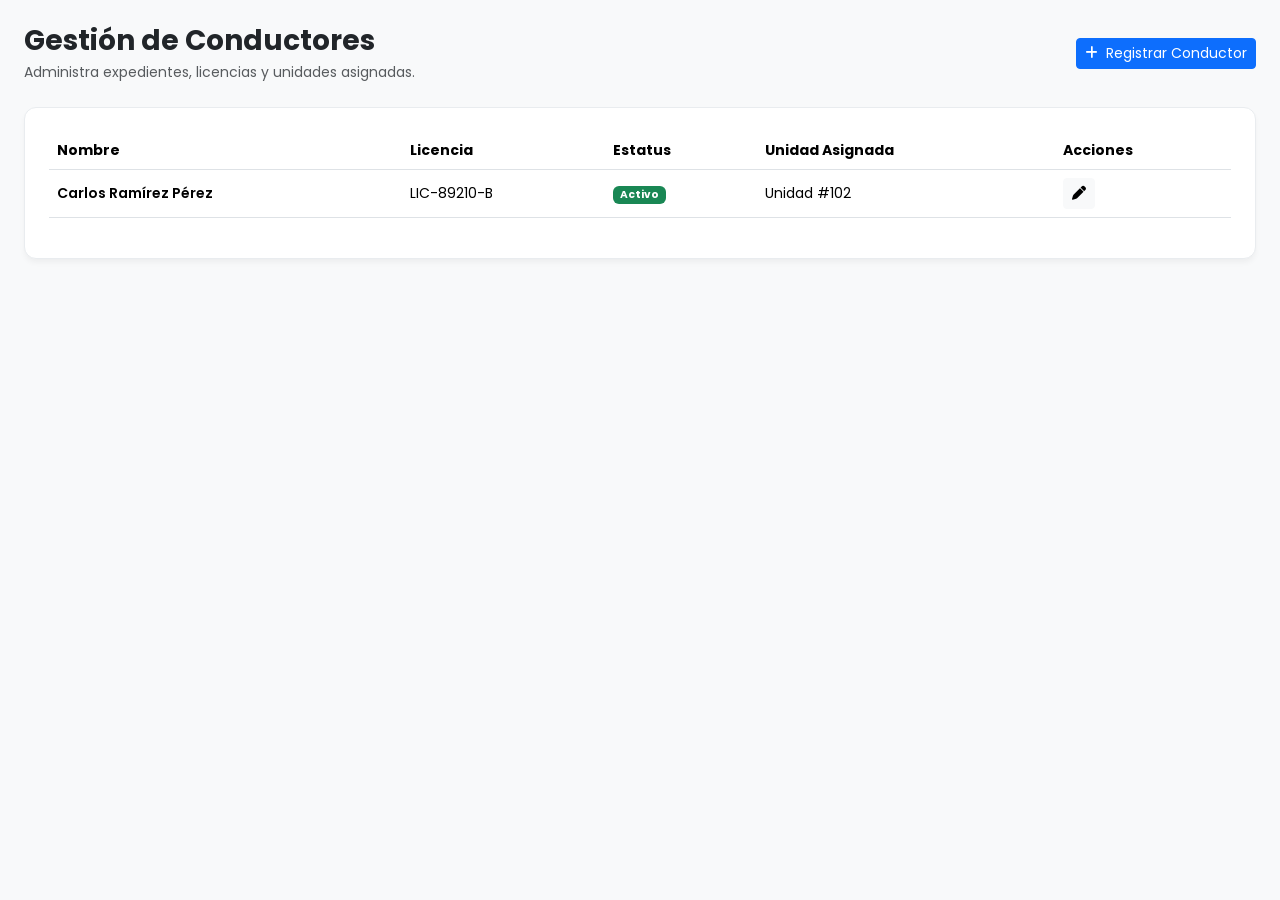
<file: conductores.html>
<!DOCTYPE html>
<html lang="es">
<head>
    <meta charset="UTF-8">
    <meta name="viewport" content="width=device-width, initial-scale=1.0">
    <link href="https://cdn.jsdelivr.net/npm/bootstrap@5.3.3/dist/css/bootstrap.min.css" rel="stylesheet">
    <link rel="stylesheet" href="https://cdnjs.cloudflare.com/ajax/libs/font-awesome/6.5.1/css/all.min.css">
    <link href="https://fonts.googleapis.com/css2?family=Poppins:wght@300;400;600;700&display=swap" rel="stylesheet">
    <link rel="stylesheet" href="css/styles.css">
    
</head>
<body class="bg-light p-4">

    <div class="d-flex justify-content-between align-items-center mb-4">
        <div>
            <h1 class="h3 fw-bold mb-1">Gestión de Conductores</h1>
            <p class="text-muted small mb-0">Administra expedientes, licencias y unidades asignadas.</p>
        </div>
        <button class="btn btn-primary btn-sm"><i class="fa-solid fa-plus me-1"></i> Registrar Conductor</button>
    </div>

    <div class="surface-card p-4">
        <div class="table-responsive">
            <table class="table align-middle">
                <thead>
                    <tr class="text-muted small">
                        <th>Nombre</th>
                        <th>Licencia</th>
                        <th>Estatus</th>
                        <th>Unidad Asignada</th>
                        <th>Acciones</th>
                    </tr>
                </thead>
                <tbody class="small">
                    <tr>
                        <td class="fw-semibold">Carlos Ramírez Pérez</td>
                        <td>LIC-89210-B</td>
                        <td><span class="badge bg-success">Activo</span></td>
                        <td>Unidad #102</td>
                        <td><button class="btn btn-light btn-sm"><i class="fa-solid fa-pen"></i></button></td>
                    </tr>
                </tbody>
            </table>
        </div>
    </div>

</body>
</html>
</file>
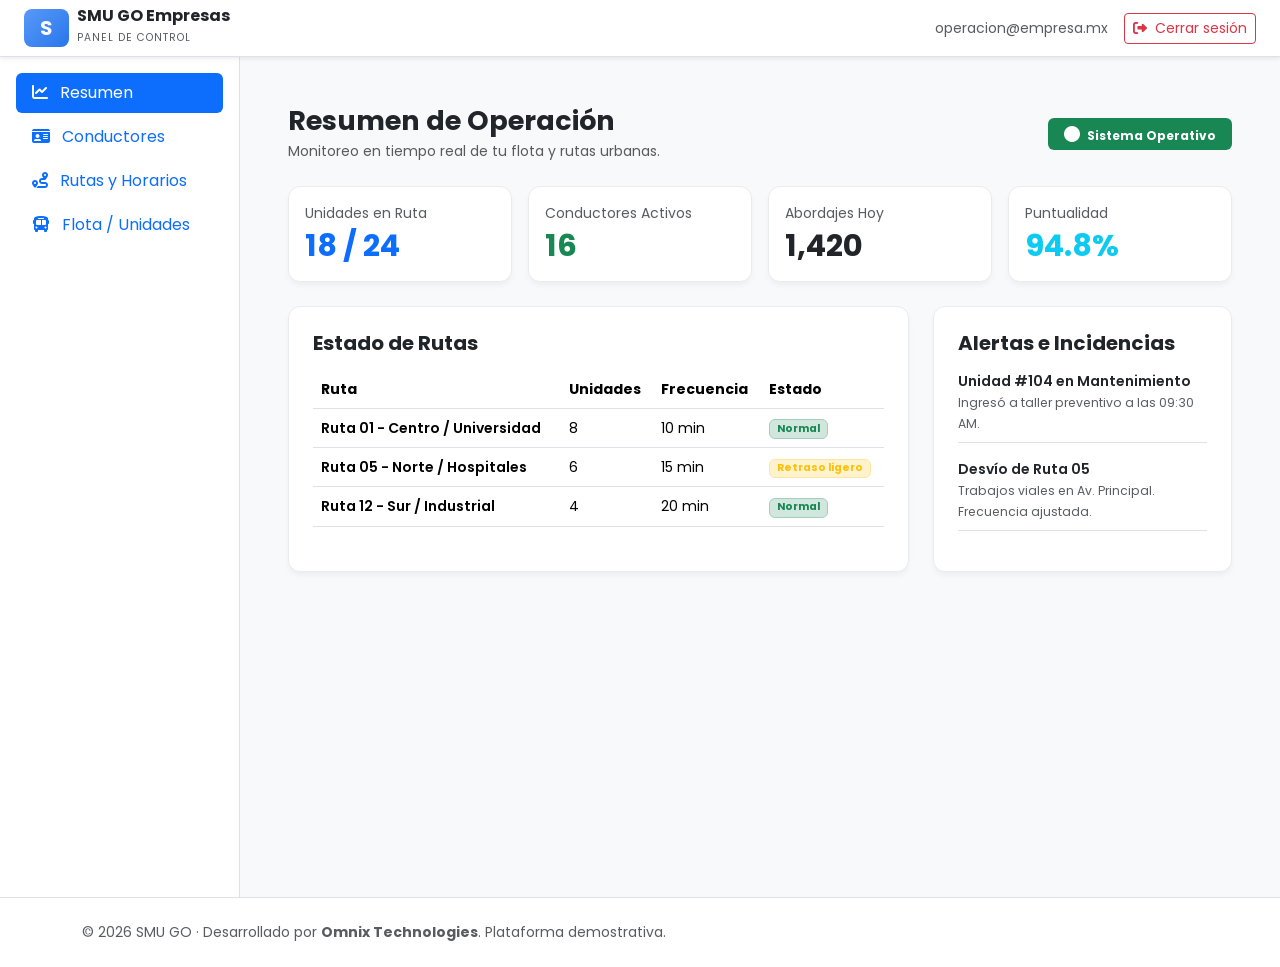
<file: dashboard.html>
<!DOCTYPE html>
<html lang="es">
<head>
    <meta charset="UTF-8">
    <meta name="viewport" content="width=device-width, initial-scale=1.0">
    <title>Dashboard Operativo — SMU GO Empresas</title>
    
    <!-- Bootstrap 5 CSS -->
    <link href="https://cdn.jsdelivr.net/npm/bootstrap@5.3.3/dist/css/bootstrap.min.css" rel="stylesheet">
    <!-- FontAwesome Iconos -->
    <link rel="stylesheet" href="https://cdnjs.cloudflare.com/ajax/libs/font-awesome/6.5.1/css/all.min.css">
    <!-- Google Fonts -->
    <link href="https://fonts.googleapis.com/css2?family=Poppins:wght@300;400;600;700&display=swap" rel="stylesheet">
    <!-- Estilos personalizados -->
    <link rel="stylesheet" href="css/styles.css">
</head>
<body class="bg-light">

    <!-- CABECERA DEL DASHBOARD -->
    <header class="sticky-top bg-white border-bottom shadow-sm py-2">
        <div class="container-fluid px-4 d-flex justify-content-between align-items-center">
            <a class="navbar-brand d-flex align-items-center gap-2 text-decoration-none" href="dashboard.html">
                <span class="gradient-brand text-white fw-bold rounded-3 px-3 py-1 fs-5">S</span>
                <div>
                    <span class="fw-bold d-block lh-1 text-dark">SMU GO Empresas</span>
                    <small class="text-muted text-uppercase brand-subtitle">Panel de Control</small>
                </div>
            </a>
            
            <div class="d-flex align-items-center gap-3">
                <span class="small text-muted d-none d-md-inline" id="userEmailDisplay">operacion@empresa.mx</span>
                <a href="index.html" class="btn btn-outline-danger btn-sm" id="btnCerrarSesion">
                    <i class="fa-solid fa-right-from-bracket me-1"></i> Cerrar sesión
                </a>
            </div>
        </div>
    </header>

    <!-- LAYOUT CON SIDEBAR E IFRAME CONTENEDOR (CORREGIDO) -->
<div class="admin-layout flex-grow-1 d-flex overflow-hidden" style="min-height: calc(100vh - 60px);">
    
    <!-- SIDEBAR DE NAVEGACIÓN -->
    <aside class="sidebar p-3 flex-shrink-0 bg-white border-end" style="width: 240px;">
        <ul class="nav nav-pills flex-column gap-1" id="sidebarMenu">
            <li class="nav-item">
                <a href="resumen.html" target="adminFrame" class="nav-link active">
                    <i class="fa-solid fa-chart-line me-2"></i> Resumen
                </a>
            </li>
            <li class="nav-item">
                <!-- Se remueve 'active' para que solo haya una pestaña seleccionada -->
                <a href="conductores.html" target="adminFrame" class="nav-link">
                    <i class="fa-solid fa-id-card me-2"></i> Conductores
                </a>
            </li>
            <li class="nav-item">
                <a href="rutas.html" target="adminFrame" class="nav-link">
                    <i class="fa-solid fa-route me-2"></i> Rutas y Horarios
                </a>
            </li>
            <li class="nav-item">
                <a href="unidades.html" target="adminFrame" class="nav-link">
                    <i class="fa-solid fa-bus me-2"></i> Flota / Unidades
                </a>
            </li>
        </ul>
    </aside>

    <!-- MARCO CONTENEDOR (PANTALLA COMPLETA) -->
    <main class="flex-grow-1 bg-light d-flex flex-column" style="height: 100%;">
        <iframe name="adminFrame" src="resumen.html" class="w-100 flex-grow-1 border-0" style="min-height: 100%; display: block;"></iframe>
    </main>
</div>

    <!-- PIE DE PÁGINA (FOOTER) -->
    <footer class="border-top bg-white py-4">
        <div class="container d-flex flex-column flex-md-row justify-content-between align-items-center gap-3 text-muted small">
            <p class="mb-0">© 2026 SMU GO · Desarrollado por <strong>Omnix Technologies</strong>. Plataforma demostrativa.</p>
        </div>
    </footer>    
    <script src="https://cdn.jsdelivr.net/npm/bootstrap@5.3.3/dist/js/bootstrap.bundle.min.js"></script>
    <script src="js/main.js"></script>
</body>
</html>
</file>
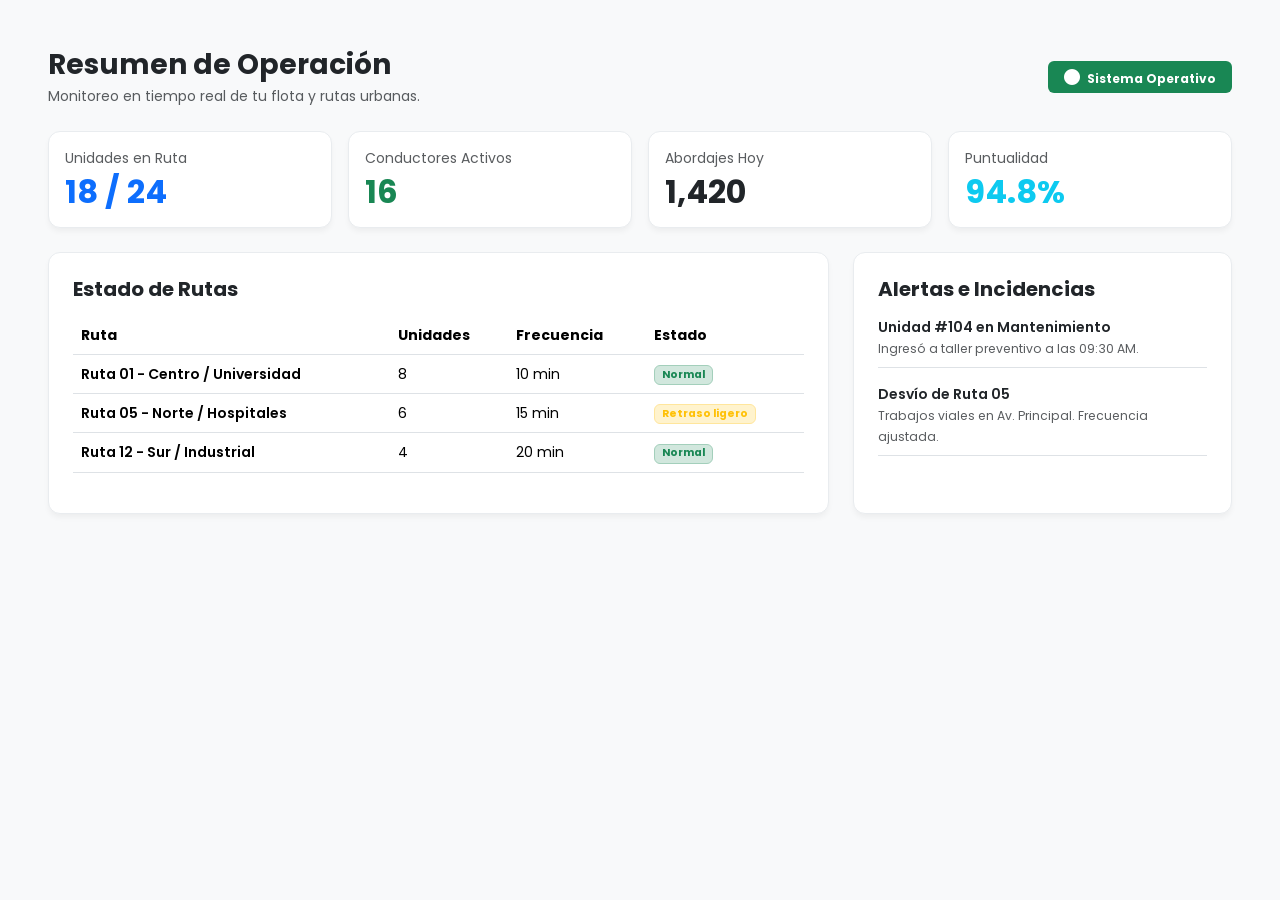
<file: resumen.html>
<!DOCTYPE html>
<html lang="es">
<head>
    <meta charset="UTF-8">
    <meta name="viewport" content="width=device-width, initial-scale=1.0">
    <link href="https://cdn.jsdelivr.net/npm/bootstrap@5.3.3/dist/css/bootstrap.min.css" rel="stylesheet">
    <link rel="stylesheet" href="https://cdnjs.cloudflare.com/ajax/libs/font-awesome/6.5.1/css/all.min.css">
    <link href="https://fonts.googleapis.com/css2?family=Poppins:wght@300;400;600;700&display=swap" rel="stylesheet">
    <link rel="stylesheet" href="css/styles.css">
</head>
<body class="bg-light p-4">    
    <!-- CONTENIDO DEL DASHBOARD -->
    <main class="container-fluid px-4 py-4">
        <div class="d-flex justify-content-between align-items-center mb-4">
            <div>
                <h1 class="h3 fw-bold mb-1">Resumen de Operación</h1>
                <p class="text-muted small mb-0">Monitoreo en tiempo real de tu flota y rutas urbanas.</p>
            </div>
            <span class="badge bg-success px-3 py-2"><i class="fa-solid fa-circle text-white me-1 fs-6"></i> Sistema Operativo</span>
        </div>

        <!-- TARJETAS DE MÉTRICAS CLAVE -->
        <div class="row g-3 mb-4">
            <div class="col-md-3">
                <div class="surface-card p-3">
                    <p class="text-muted small mb-1">Unidades en Ruta</p>
                    <h2 class="fw-bold text-primary mb-0">18 / 24</h2>
                </div>
            </div>
            <div class="col-md-3">
                <div class="surface-card p-3">
                    <p class="text-muted small mb-1">Conductores Activos</p>
                    <h2 class="fw-bold text-success mb-0">16</h2>
                </div>
            </div>
            <div class="col-md-3">
                <div class="surface-card p-3">
                    <p class="text-muted small mb-1">Abordajes Hoy</p>
                    <h2 class="fw-bold text-dark mb-0">1,420</h2>
                </div>
            </div>
            <div class="col-md-3">
                <div class="surface-card p-3">
                    <p class="text-muted small mb-1">Puntualidad</p>
                    <h2 class="fw-bold text-info mb-0">94.8%</h2>
                </div>
            </div>
        </div>

        <!-- SECCIÓN DE DETALLES -->
        <div class="row g-4">
            <div class="col-lg-8">
                <div class="surface-card p-4 h-100">
                    <h3 class="h5 fw-bold mb-3">Estado de Rutas</h3>
                    <div class="table-responsive">
                        <table class="table align-middle">
                            <thead>
                                <tr class="text-muted small">
                                    <th>Ruta</th>
                                    <th>Unidades</th>
                                    <th>Frecuencia</th>
                                    <th>Estado</th>
                                </tr>
                            </thead>
                            <tbody class="small">
                                <tr>
                                    <td class="fw-semibold">Ruta 01 - Centro / Universidad</td>
                                    <td>8</td>
                                    <td>10 min</td>
                                    <td><span class="badge bg-success-subtle text-success border border-success-subtle">Normal</span></td>
                                </tr>
                                <tr>
                                    <td class="fw-semibold">Ruta 05 - Norte / Hospitales</td>
                                    <td>6</td>
                                    <td>15 min</td>
                                    <td><span class="badge bg-warning-subtle text-warning border border-warning-subtle">Retraso ligero</span></td>
                                </tr>
                                <tr>
                                    <td class="fw-semibold">Ruta 12 - Sur / Industrial</td>
                                    <td>4</td>
                                    <td>20 min</td>
                                    <td><span class="badge bg-success-subtle text-success border border-success-subtle">Normal</span></td>
                                </tr>
                            </tbody>
                        </table>
                    </div>
                </div>
            </div>

            <div class="col-lg-4">
                <div class="surface-card p-4 h-100">
                    <h3 class="h5 fw-bold mb-3">Alertas e Incidencias</h3>
                    <ul class="list-unstyled space-y-3 small text-muted mb-0">
                        <li class="mb-3 pb-2 border-bottom">
                            <span class="fw-semibold text-dark d-block">Unidad #104 en Mantenimiento</span>
                            <small class="text-muted">Ingresó a taller preventivo a las 09:30 AM.</small>
                        </li>
                        <li class="mb-3 pb-2 border-bottom">
                            <span class="fw-semibold text-dark d-block">Desvío de Ruta 05</span>
                            <small class="text-muted">Trabajos viales en Av. Principal. Frecuencia ajustada.</small>
                        </li>
                    </ul>
                </div>
            </div>
        </div>
    </main>
</body>
</html>
</file>
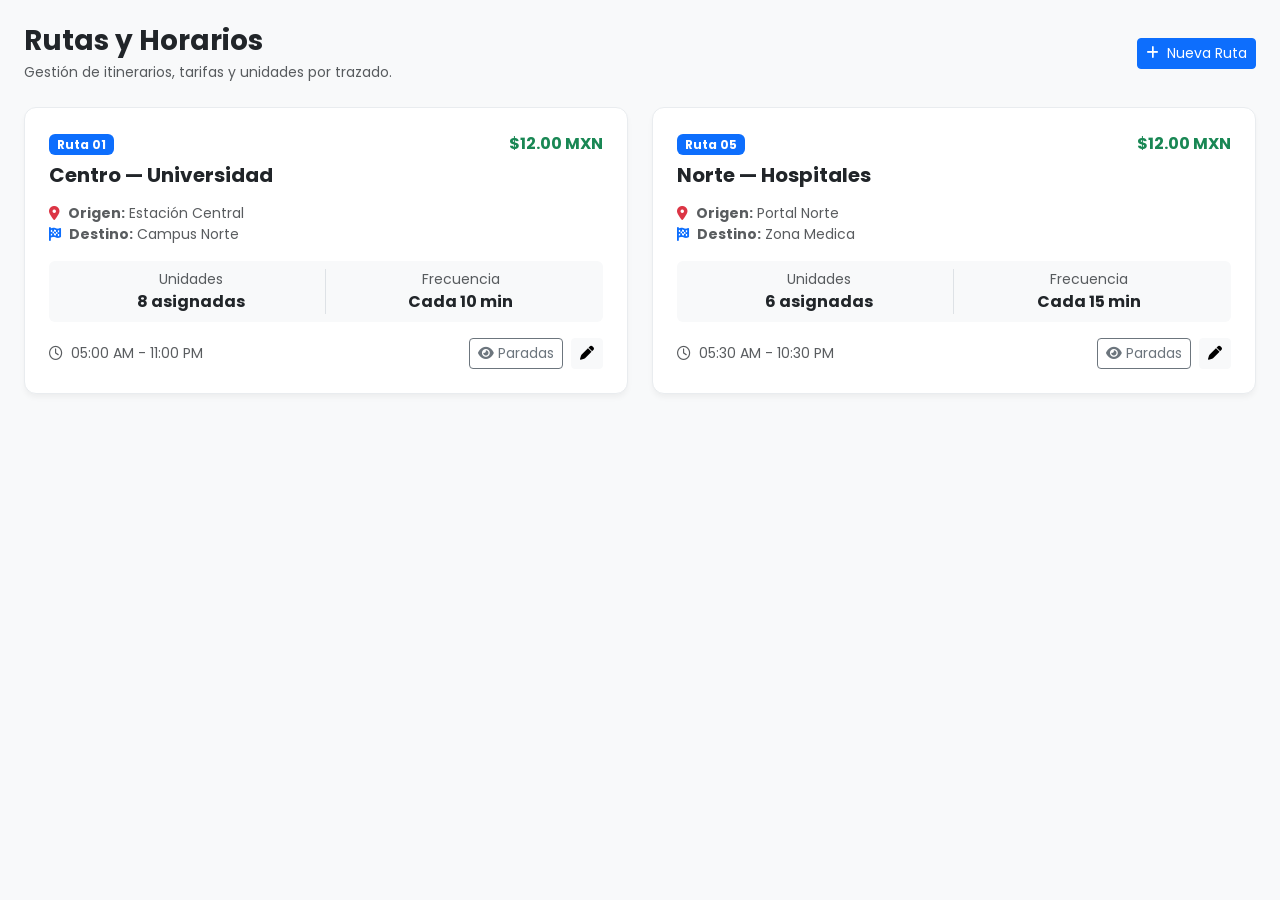
<file: rutas.html>
<!DOCTYPE html>
<html lang="es">
<head>
    <meta charset="UTF-8">
    <meta name="viewport" content="width=device-width, initial-scale=1.0">
    <link href="https://cdn.jsdelivr.net/npm/bootstrap@5.3.3/dist/css/bootstrap.min.css" rel="stylesheet">
    <link rel="stylesheet" href="https://cdnjs.cloudflare.com/ajax/libs/font-awesome/6.5.1/css/all.min.css">
    <link href="https://fonts.googleapis.com/css2?family=Poppins:wght@300;400;600;700&display=swap" rel="stylesheet">
    <link rel="stylesheet" href="css/styles.css">
    
</head>
<body class="bg-light p-4">

    <div class="d-flex justify-content-between align-items-center mb-4">
        <div>
            <h1 class="h3 fw-bold mb-1">Rutas y Horarios</h1>
            <p class="text-muted small mb-0">Gestión de itinerarios, tarifas y unidades por trazado.</p>
        </div>
        <button class="btn btn-primary btn-sm"><i class="fa-solid fa-plus me-1"></i> Nueva Ruta</button>
    </div>

    <div class="row g-4">
        <!-- RUTA 1 -->
        <div class="col-md-6">
            <div class="surface-card p-4">
                <div class="d-flex justify-content-between align-items-start mb-3">
                    <div>
                        <span class="badge bg-primary mb-2">Ruta 01</span>
                        <h3 class="h5 fw-bold mb-0">Centro — Universidad</h3>
                    </div>
                    <span class="fw-bold text-success">$12.00 MXN</span>
                </div>
                
                <p class="text-muted small mb-3">
                    <i class="fa-solid fa-location-dot me-1 text-danger"></i> <strong>Origen:</strong> Estación Central<br>
                    <i class="fa-solid fa-flag-checkered me-1 text-primary"></i> <strong>Destino:</strong> Campus Norte
                </p>

                <div class="row text-center bg-light rounded p-2 mb-3 g-0">
                    <div class="col-6 border-end">
                        <small class="text-muted d-block">Unidades</small>
                        <strong class="fw-bold">8 asignadas</strong>
                    </div>
                    <div class="col-6">
                        <small class="text-muted d-block">Frecuencia</small>
                        <strong class="fw-bold">Cada 10 min</strong>
                    </div>
                </div>

                <div class="d-flex justify-content-between align-items-center">
                    <small class="text-muted"><i class="fa-regular fa-clock me-1"></i> 05:00 AM - 11:00 PM</small>
                    <div>
                        <button class="btn btn-outline-secondary btn-sm me-1"><i class="fa-solid fa-eye"></i> Paradas</button>
                        <button class="btn btn-light btn-sm"><i class="fa-solid fa-pen"></i></button>
                    </div>
                </div>
            </div>
        </div>

        <!-- RUTA 2 -->
        <div class="col-md-6">
            <div class="surface-card p-4">
                <div class="d-flex justify-content-between align-items-start mb-3">
                    <div>
                        <span class="badge bg-primary mb-2">Ruta 05</span>
                        <h3 class="h5 fw-bold mb-0">Norte — Hospitales</h3>
                    </div>
                    <span class="fw-bold text-success">$12.00 MXN</span>
                </div>
                
                <p class="text-muted small mb-3">
                    <i class="fa-solid fa-location-dot me-1 text-danger"></i> <strong>Origen:</strong> Portal Norte<br>
                    <i class="fa-solid fa-flag-checkered me-1 text-primary"></i> <strong>Destino:</strong> Zona Medica
                </p>

                <div class="row text-center bg-light rounded p-2 mb-3 g-0">
                    <div class="col-6 border-end">
                        <small class="text-muted d-block">Unidades</small>
                        <strong class="fw-bold">6 asignadas</strong>
                    </div>
                    <div class="col-6">
                        <small class="text-muted d-block">Frecuencia</small>
                        <strong class="fw-bold">Cada 15 min</strong>
                    </div>
                </div>

                <div class="d-flex justify-content-between align-items-center">
                    <small class="text-muted"><i class="fa-regular fa-clock me-1"></i> 05:30 AM - 10:30 PM</small>
                    <div>
                        <button class="btn btn-outline-secondary btn-sm me-1"><i class="fa-solid fa-eye"></i> Paradas</button>
                        <button class="btn btn-light btn-sm"><i class="fa-solid fa-pen"></i></button>
                    </div>
                </div>
            </div>
        </div>
    </div>

</body>
</html>
</file>
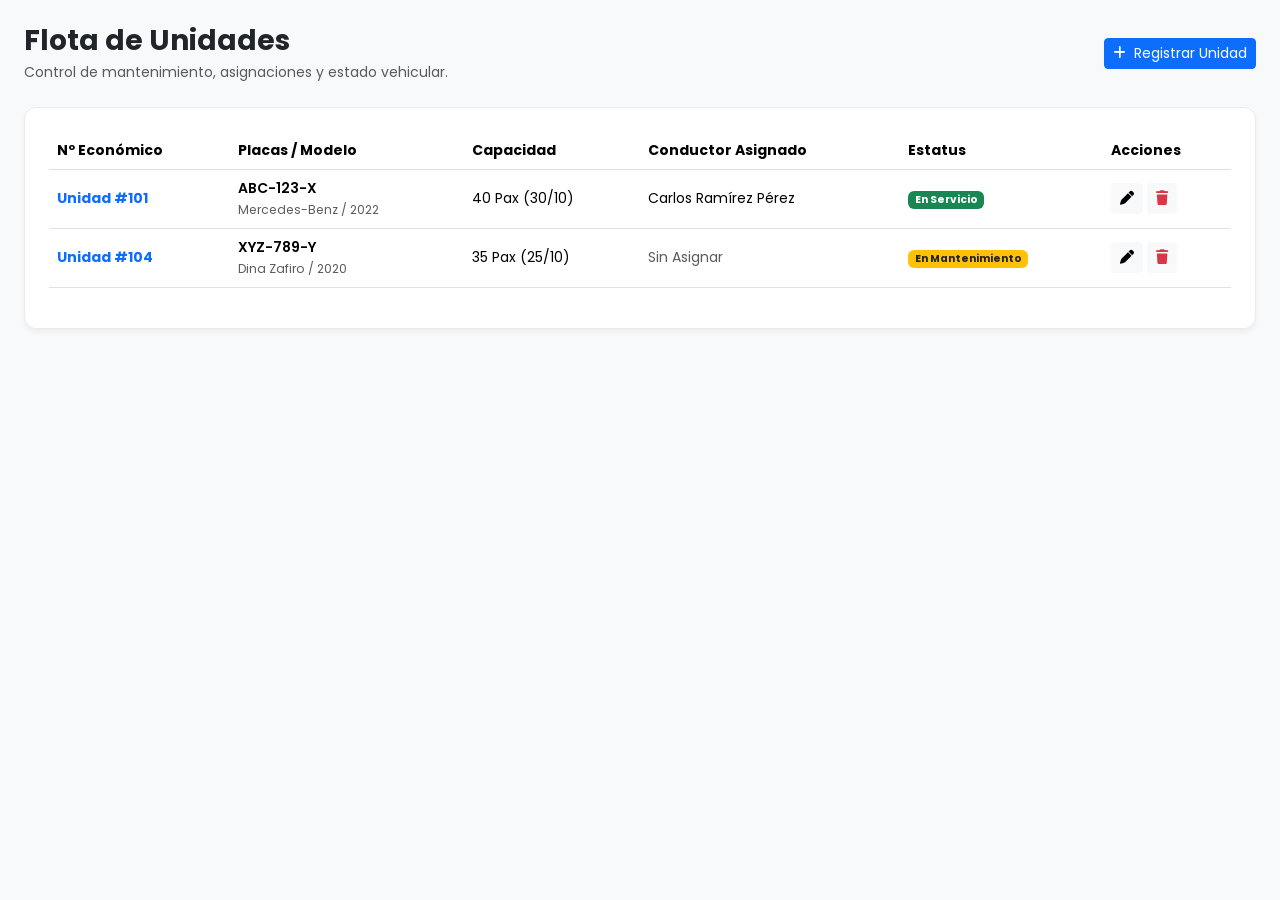
<file: unidades.html>
<!DOCTYPE html>
<html lang="es">
<head>
    <meta charset="UTF-8">
    <meta name="viewport" content="width=device-width, initial-scale=1.0">
    <link href="https://cdn.jsdelivr.net/npm/bootstrap@5.3.3/dist/css/bootstrap.min.css" rel="stylesheet">
    <link rel="stylesheet" href="https://cdnjs.cloudflare.com/ajax/libs/font-awesome/6.5.1/css/all.min.css">
    <link href="https://fonts.googleapis.com/css2?family=Poppins:wght@300;400;600;700&display=swap" rel="stylesheet">
    <link rel="stylesheet" href="css/styles.css">

</head>
<body class="bg-light p-4">

    <div class="d-flex justify-content-between align-items-center mb-4">
        <div>
            <h1 class="h3 fw-bold mb-1">Flota de Unidades</h1>
            <p class="text-muted small mb-0">Control de mantenimiento, asignaciones y estado vehicular.</p>
        </div>
        <button class="btn btn-primary btn-sm"><i class="fa-solid fa-plus me-1"></i> Registrar Unidad</button>
    </div>

    <div class="surface-card p-4">
        <div class="table-responsive">
            <table class="table align-middle">
                <thead>
                    <tr class="text-muted small">
                        <th>Nº Económico</th>
                        <th>Placas / Modelo</th>
                        <th>Capacidad</th>
                        <th>Conductor Asignado</th>
                        <th>Estatus</th>
                        <th>Acciones</th>
                    </tr>
                </thead>
                <tbody class="small">
                    <tr>
                        <td class="fw-bold text-primary">Unidad #101</td>
                        <td>
                            <span class="d-block fw-semibold">ABC-123-X</span>
                            <small class="text-muted">Mercedes-Benz / 2022</small>
                        </td>
                        <td>40 Pax (30/10)</td>
                        <td>Carlos Ramírez Pérez</td>
                        <td><span class="badge bg-success">En Servicio</span></td>
                        <td>
                            <button class="btn btn-light btn-sm"><i class="fa-solid fa-pen"></i></button>
                            <button class="btn btn-light btn-sm text-danger"><i class="fa-solid fa-trash"></i></button>
                        </td>
                    </tr>
                    <tr>
                        <td class="fw-bold text-primary">Unidad #104</td>
                        <td>
                            <span class="d-block fw-semibold">XYZ-789-Y</span>
                            <small class="text-muted">Dina Zafiro / 2020</small>
                        </td>
                        <td>35 Pax (25/10)</td>
                        <td><span class="text-muted fs-7">Sin Asignar</span></td>
                        <td><span class="badge bg-warning text-dark">En Mantenimiento</span></td>
                        <td>
                            <button class="btn btn-light btn-sm"><i class="fa-solid fa-pen"></i></button>
                            <button class="btn btn-light btn-sm text-danger"><i class="fa-solid fa-trash"></i></button>
                        </td>
                    </tr>
                </tbody>
            </table>
        </div>
    </div>

</body>
</html>
</file>
<file: css/styles.css>
/* Estilos globales y reutilizables */
body {
    font-family: 'Poppins', sans-serif;
    background-color: #f8f9fa;
}

.gradient-brand {
    background: linear-gradient(135deg, #5999f8 0%, #2876eb 100%);
}

.surface-card {
    background-color: #ffffff;
    border: 1px solid #e9ecef;
    border-radius: 12px;
    box-shadow: 0 4px 6px -1px rgba(0, 0, 0, 0.05);
    transition: transform 0.2s ease-in-out;
}

.surface-card:hover {
    transform: translateY(-4px);
}

.brand-icon {
    width: 45px;
    height: 45px;
    display: flex;
    align-items: center;
    justify-content: center;
    border-radius: 10px;
    background-color: #e7f1ff;
    color: #5691eb;
}

.brand-subtitle {
    font-size: 0.65rem !important;
    letter-spacing: 1px;
}

/* Ajustes de enlaces de navegación estática */
.nav-link {
    transition: color 0.2s ease;
}

.nav-link:hover {
    color: #0d6efd !important;
}
/* Control de visibilidad para secciones dinámicas */
.content-section {
    display: none;
}

.content-section.active {
    display: block;
    animation: fadeIn 0.3s ease-in-out;
}

@keyframes fadeIn {
    from { opacity: 0; transform: translateY(5px); }
    to { opacity: 1; transform: translateY(0); }
}

.admin-layout {
    height: calc(100vh - 60px) !important; /* Resta los 60px de la barra superior/header */
    overflow: hidden !important;
}

.admin-layout main {
    height: 100% !important;
}

.admin-layout iframe {
    width: 100% !important;
    height: 100% !important;
    min-height: 100% !important;
    border: 0 !important;
    display: block !important;
}
</file>
